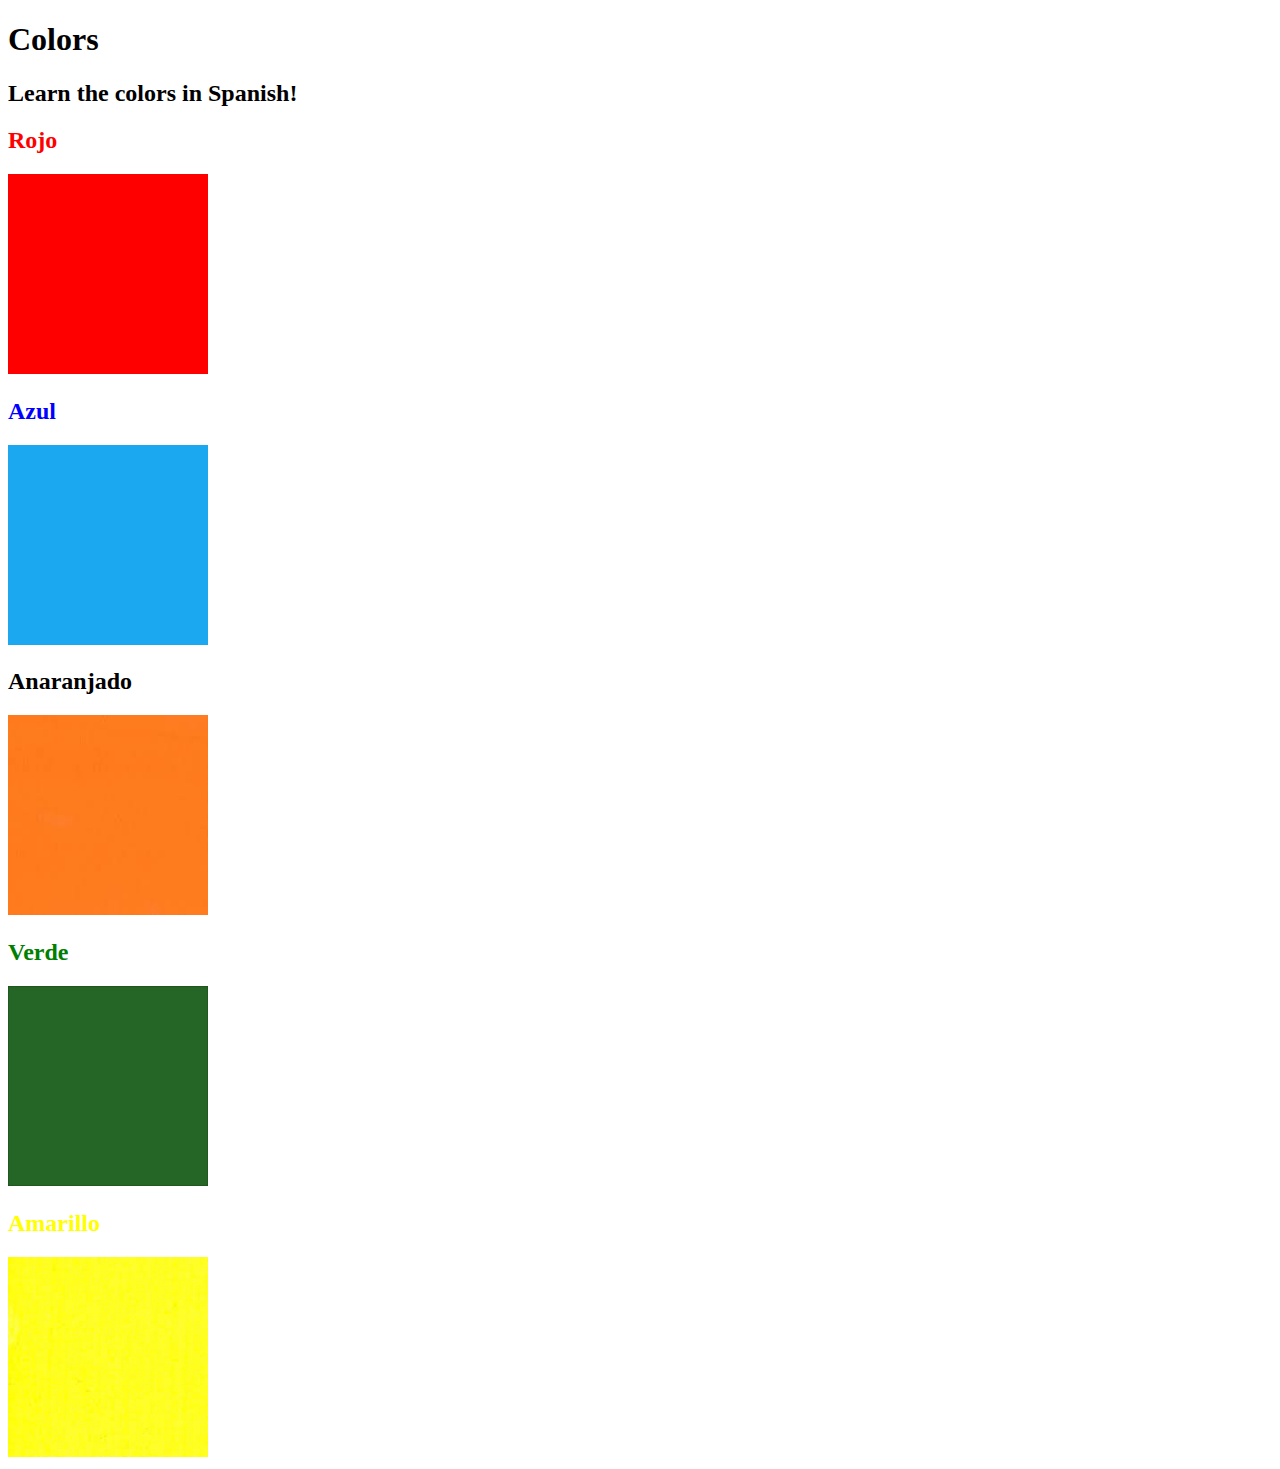
<file: CSS/Color+Vocab+Project/index.html>
<!DOCTYPE html>
<html lang="en">
  <head>
    <meta charset="UTF-8" />
    <title>Spanish Vocabulary</title>
    <link rel="stylesheet" href="./style.css" />
  </head>

  <body>
    <h1>Colors</h1>
    <h2>Learn the colors in Spanish!</h2>
    <h2 class="color-title" id="red">Rojo</h2>
    <img src="./assets/images/red.png" alt="red" />

    <h2 class="color-title" id="blue">Azul</h2>
    <img src="./assets/images/blue.png" alt="blue" />

    <h2 class="color-title" id="orange">Anaranjado</h2>
    <img src="./assets/images/orange.png" alt="orange" />

    <h2 class="color-title" id="green">Verde</h2>
    <img src="./assets/images/green.png" alt="green" />

    <h2 class="color-title" id="yellow">Amarillo</h2>
    <img src="./assets/images/yellow.png" alt="yellow" />
  </body>
</html>

<!-- 
TODOs
IMPORTANT: You should not need to make ANY CHANGES to index.html
All code should be written in your CSS file.

1. Create a CSS file and incorporate it as an external stylesheet.
2. Use CSS to style each of the color titles to meaning. 
Hint: Use the id to help if you don't know the words in spanish.
3. Use CSS to change all the color titles to have "font-weight: normal;"
4. Use CSS (not HTML) to make all the images 200px heigh and 200px wide. 
Hint: 
https://developer.mozilla.org/en-US/docs/Web/CSS/height
https://developer.mozilla.org/en-US/docs/Web/CSS/width
-->
</file>
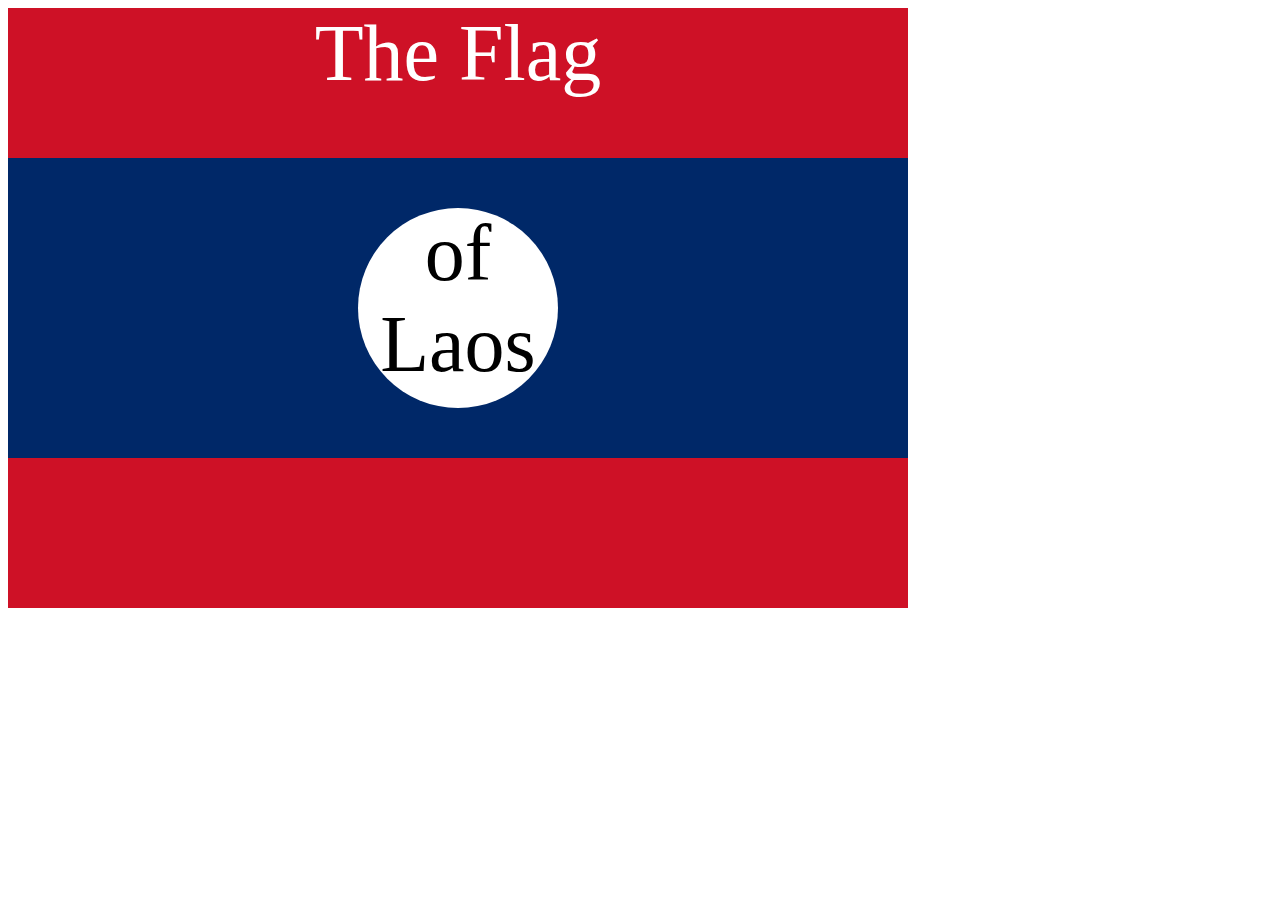
<file: CSS/CSS Flag Project/index.html>
<!DOCTYPE html>
<html lang="en">

<head>
  <meta charset="UTF-8">
  <title>CSS Flag Project</title>
  <style>
    /* Write your CSS Code here */
    /* *{
      background-color: black;
    } */
    .flag {
      width: 900px;
      height: 600px;
      position: relative;
      background-color: #CE1126;

    }

    .flag > div {
      background-color: #002868;
      height: 300px;
      width: 100%;
      position: absolute;
      top: 150px;
    }

    .flag > div > div {
      background-color: white;
      position: absolute;

      height: 200px;
      width: 200px;
      border-radius: 50%;
      top: 50px;
      left: 350px;
    }

    p {
      font-size: 5rem;
      color: white;
      text-align: center;
      padding: 0;
      margin: 0;
    }

    .flag>div div p {
      color: black;
    }
  </style>
</head>

<!-- 
  IMPORTANT! Do not change any HTML
Don't add any classes/ids/elements 
Use what you know about combining selectors 
and CSS specificity instead.
Hint 1: The flag is 900px by 600px and the circle is 200px by 200px.
Hint 2: You can use CSS inspection to get the colors from
https://appbrewery.github.io/flag-of-laos/
-->

<body>
  <div class="flag">
    <p>The Flag</p>
    <div>
      <div>
        <p>of Laos</p>
      </div>
    </div>
  </div>
</body>

</html>
</file>
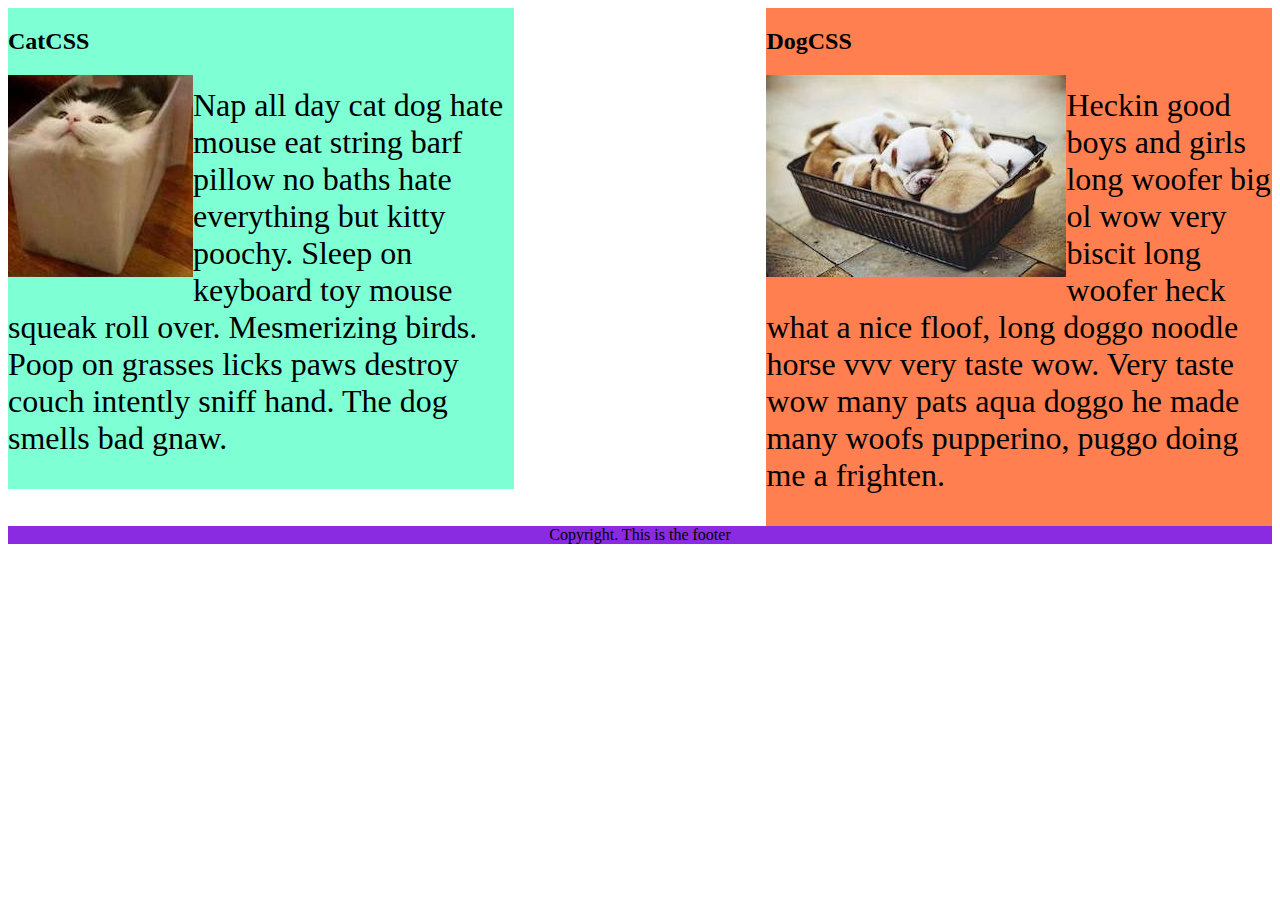
<file: CSS/CSS Float/index.html>
<!DOCTYPE html>
<html lang="en">

<!-- TODO
1. Make both paragraph elements wrap around the image.
2. Use Float to move the cat div to the left and the dog div to the right.
3. Use clear to make the footer go below both the cat and dog div. -->

<head>
  <meta charset="UTF-8">
  <title>CSS Float</title>
  <style>
    div {
      display: inline-block;
      width: 40%;
    }

    p {
      font-size: 2em;
    }

    .cat {
      float: left;
      background-color: aquamarine;
    }

    .dog {
      float: right;
      background-color: coral;
    }

    img{
      float: left;
    }
    footer {
      clear: both;
      text-align: center;
      background-color: blueviolet;
    }
  </style>
</head>

<body>
  <div class="cat">
    <h2>CatCSS</h2>

    <img src="cat.jpeg" alt="cat in a box" />
    <p class="first-paragraph">Nap all day cat dog hate mouse eat string barf pillow no baths hate everything but kitty
      poochy. Sleep on keyboard
      toy
      mouse squeak roll over. Mesmerizing birds. Poop on grasses licks paws destroy couch intently sniff hand. The dog
      smells
      bad gnaw.</p>
  </div>
  <div class="dog">
    <h2>DogCSS</h2>
    <img src="dog.jpeg" alt="dogs in a box" />
    <p class="second-paragraph">Heckin good boys and girls long woofer big ol wow very biscit long woofer heck what a
      nice
      floof, long doggo noodle
      horse vvv very taste wow. Very taste wow many pats aqua doggo he made many woofs pupperino, puggo doing me a
      frighten.</p>
  </div>

  <footer>Copyright. This is the footer</footer>
</body>

</html>
</file>
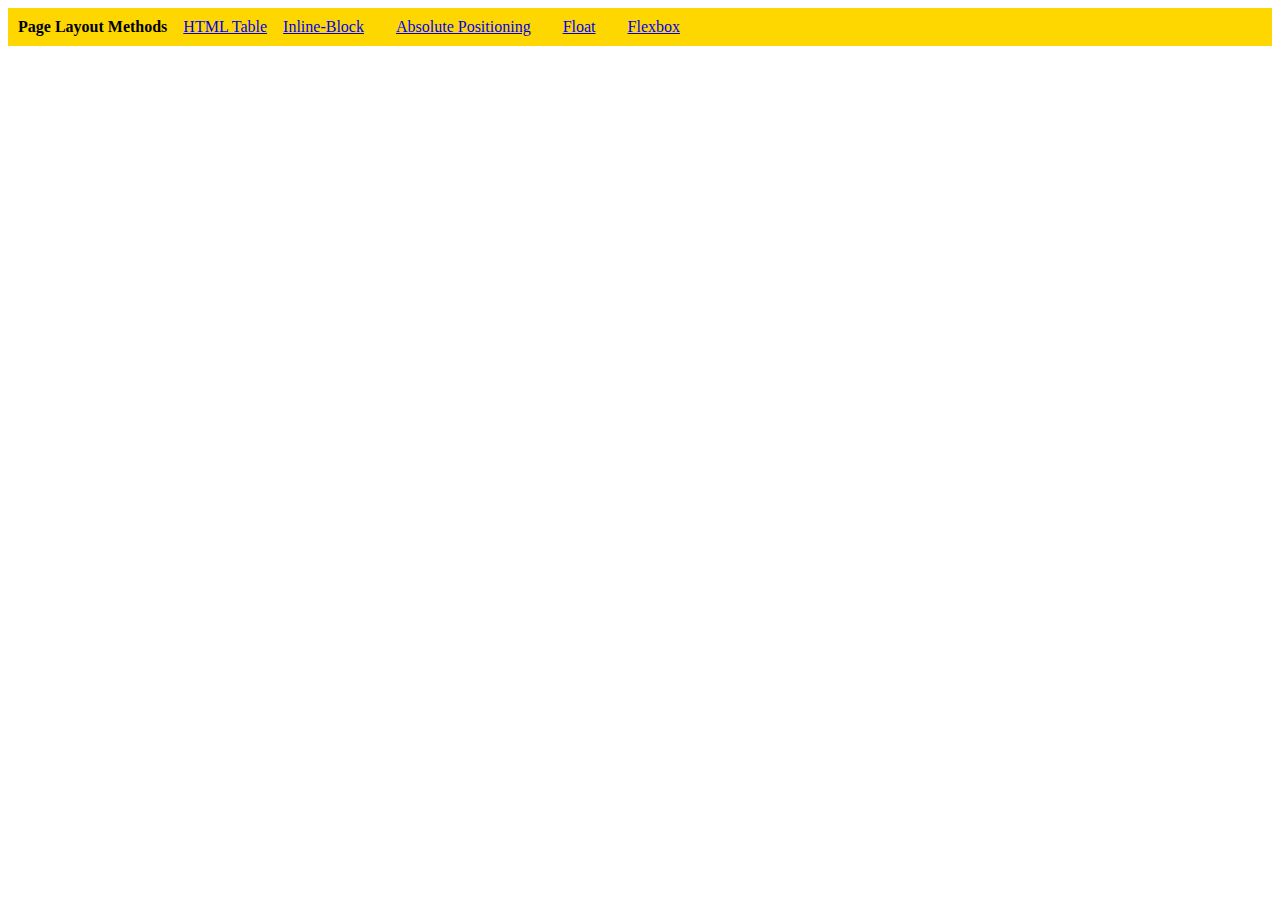
<file: CSS/Display Flex/index.html>
<!DOCTYPE html>
<html lang="en">

<head>
  <meta charset="UTF-8">
  <meta name="viewport" content="width=device-width, initial-scale=1.0">
  <title>Column Layout Methods</title>
  <style>
    p {
      padding: 0;
      margin: 0;
      font-weight: 700;
    }

    li {
      list-style: none;
    }

    .container {
      padding: 10px;
      background-color: gold;
      display: flex;
      gap: 1rem;
    }

  </style>
</head>

<body>
  <div class="container">
    <p>Page Layout Methods</p>

    <li><a href="./html-table.html">HTML Table</a></li>
    <li><a href="./inline-block.html">Inline-Block</li>
    <li><a href="./absolute-position.html">Absolute Positioning</li>
    <li><a href="./float.html">Float</li>
    <li><a href="./flex.html">Flexbox</li>

  </div>
</body>

</html>
</file>
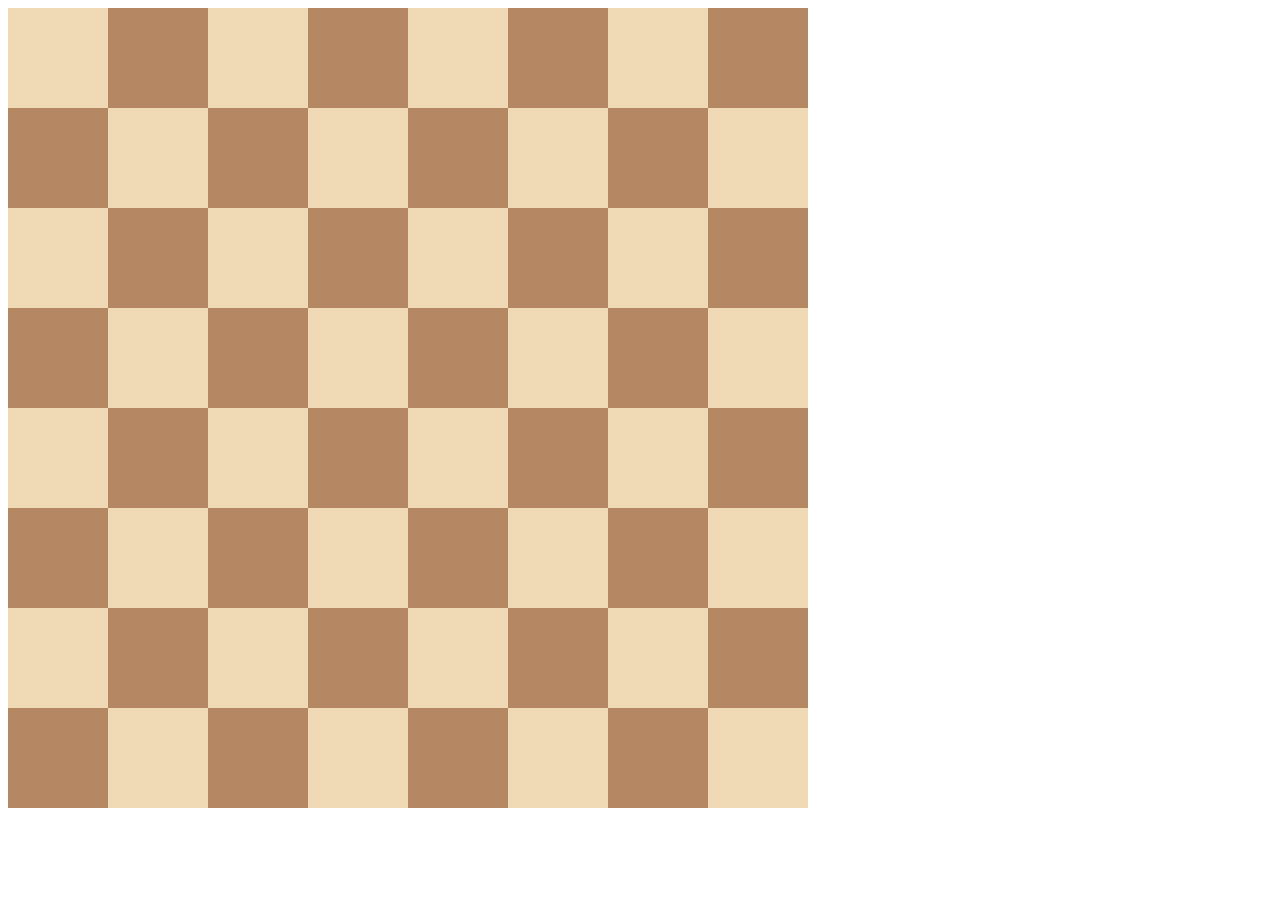
<file: CSS/Display Grid/index.html>
<!DOCTYPE html>
<html>

<head>
  <title>Chessboard</title>
  <style>
    .white{
      background-color: #f0d9b5;
      width: 100px;
      height: 100px;
    }
    .black{
      background-color: #b58863 ;
      width: 100px;
      height: 100px;
    }
    .container{
      width: 800px;
      /* height: 800px; */
      display: grid;
      grid-template-columns: 1fr 1fr 1fr 1fr 1fr 1fr 1fr 1fr;
      grid-template-rows: 1fr 1fr 1fr 1fr 1fr 1fr 1fr 1fr;
      gap: 0;
    }
    /* Write your code here */
    /* Each square should be 100px by 100px */
    /* My colours for white: #f0d9b5, black: #b58863 */
  </style>
</head>

<body>
  <div class="container">
    <div class="white"></div>
    <div class="black"></div>
    <div class="white"></div>
    <div class="black"></div>
    <div class="white"></div>
    <div class="black"></div>
    <div class="white"></div>
    <div class="black"></div>
    <div class="black"></div>
    <div class="white"></div>
    <div class="black"></div>
    <div class="white"></div>
    <div class="black"></div>
    <div class="white"></div>
    <div class="black"></div>
    <div class="white"></div>
    <div class="white"></div>
    <div class="black"></div>
    <div class="white"></div>
    <div class="black"></div>
    <div class="white"></div>
    <div class="black"></div>
    <div class="white"></div>
    <div class="black"></div>
    <div class="black"></div>
    <div class="white"></div>
    <div class="black"></div>
    <div class="white"></div>
    <div class="black"></div>
    <div class="white"></div>
    <div class="black"></div>
    <div class="white"></div>
    <div class="white"></div>
    <div class="black"></div>
    <div class="white"></div>
    <div class="black"></div>
    <div class="white"></div>
    <div class="black"></div>
    <div class="white"></div>
    <div class="black"></div>
    <div class="black"></div>
    <div class="white"></div>
    <div class="black"></div>
    <div class="white"></div>
    <div class="black"></div>
    <div class="white"></div>
    <div class="black"></div>
    <div class="white"></div>
    <div class="white"></div>
    <div class="black"></div>
    <div class="white"></div>
    <div class="black"></div>
    <div class="white"></div>
    <div class="black"></div>
    <div class="white"></div>
    <div class="black"></div>
    <div class="black"></div>
    <div class="white"></div>
    <div class="black"></div>
    <div class="white"></div>
    <div class="black"></div>
    <div class="white"></div>
    <div class="black"></div>
    <div class="white"></div>
  </div>
</body>

</html>
</file>
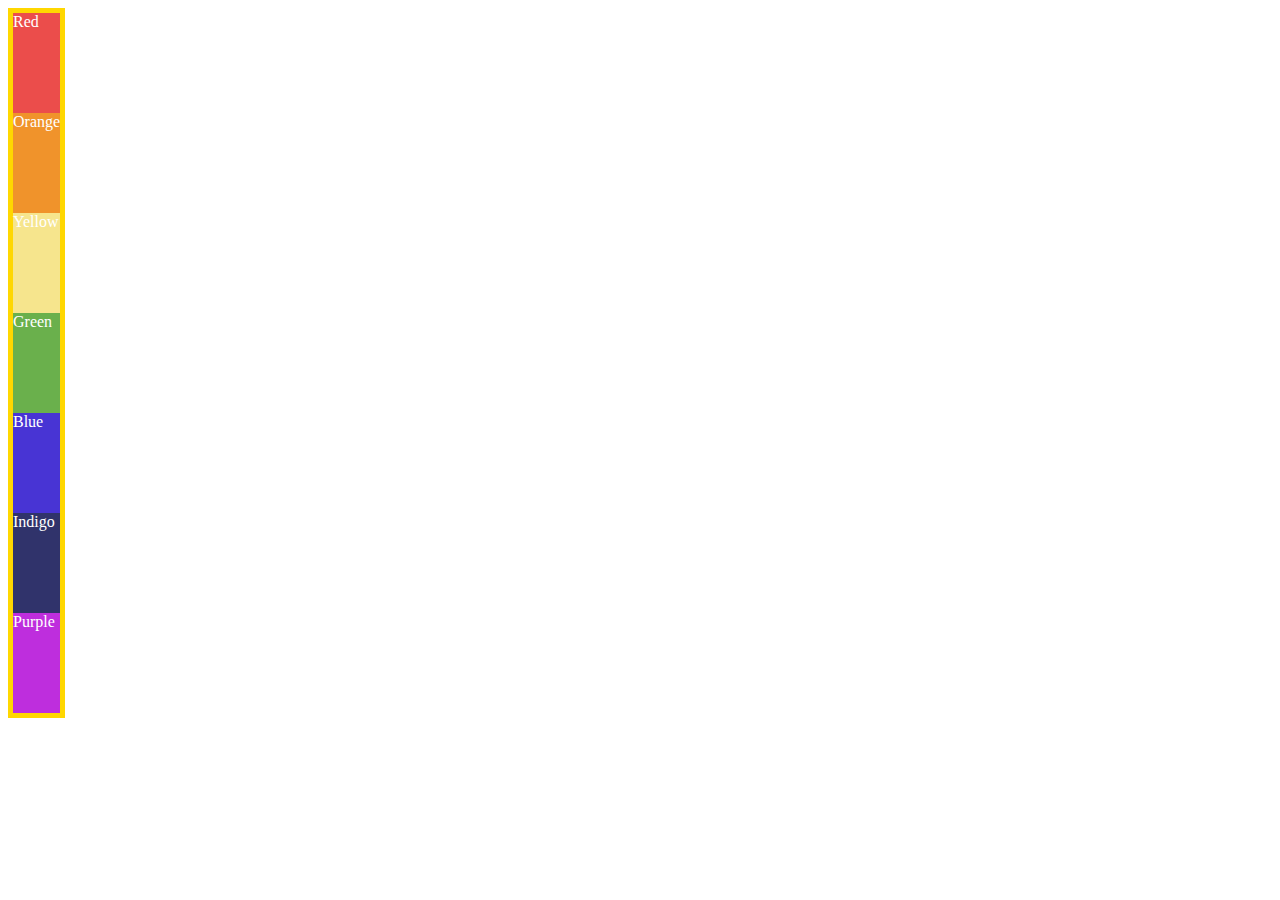
<file: CSS/Flex Direction/index.html>
<!DOCTYPE html>
<html lang="en">

<head>
  <meta charset="UTF-8">
  <meta name="viewport" content="width=device-width, initial-scale=1.0">
  <title>Flex Direction</title>
  <!-- HINT:
  https://developer.mozilla.org/en-US/docs/Web/CSS/Universal_selectors
  https://developer.mozilla.org/en-US/docs/Learn/CSS/Building_blocks/Selectors/Combinators 
  -->
  <style>
    .container {
      color: white;
      border: 5px solid gold;
      display: inline-flex;
      flex-direction: column;
    }

    /*
Select all the elements that are the direct
children of the .container class.
    */
    .container>*{
      flex-basis: 100px;
    }

    .red {background-color: #eb4d4b;}
    .orange {background-color: #f0932b;}
    .yellow {background-color: #f6e58d;}
    .green {background-color: #6ab04c;}
    .blue {background-color: #4834d4;}
    .indigo {background-color: #30336b;}
    .purple {background-color: #be2edd;}
  </style>
</head>

<body>
  <div class="container">
    <div class="red">Red</div>
    <div class="orange">Orange</div>
    <div class="yellow">Yellow</div>
    <div class="green">Green</div>
    <div class="blue">Blue</div>
    <div class="indigo">Indigo</div>
    <div class="purple">Purple</div>
  </div>
  
</body>

</html>
</file>
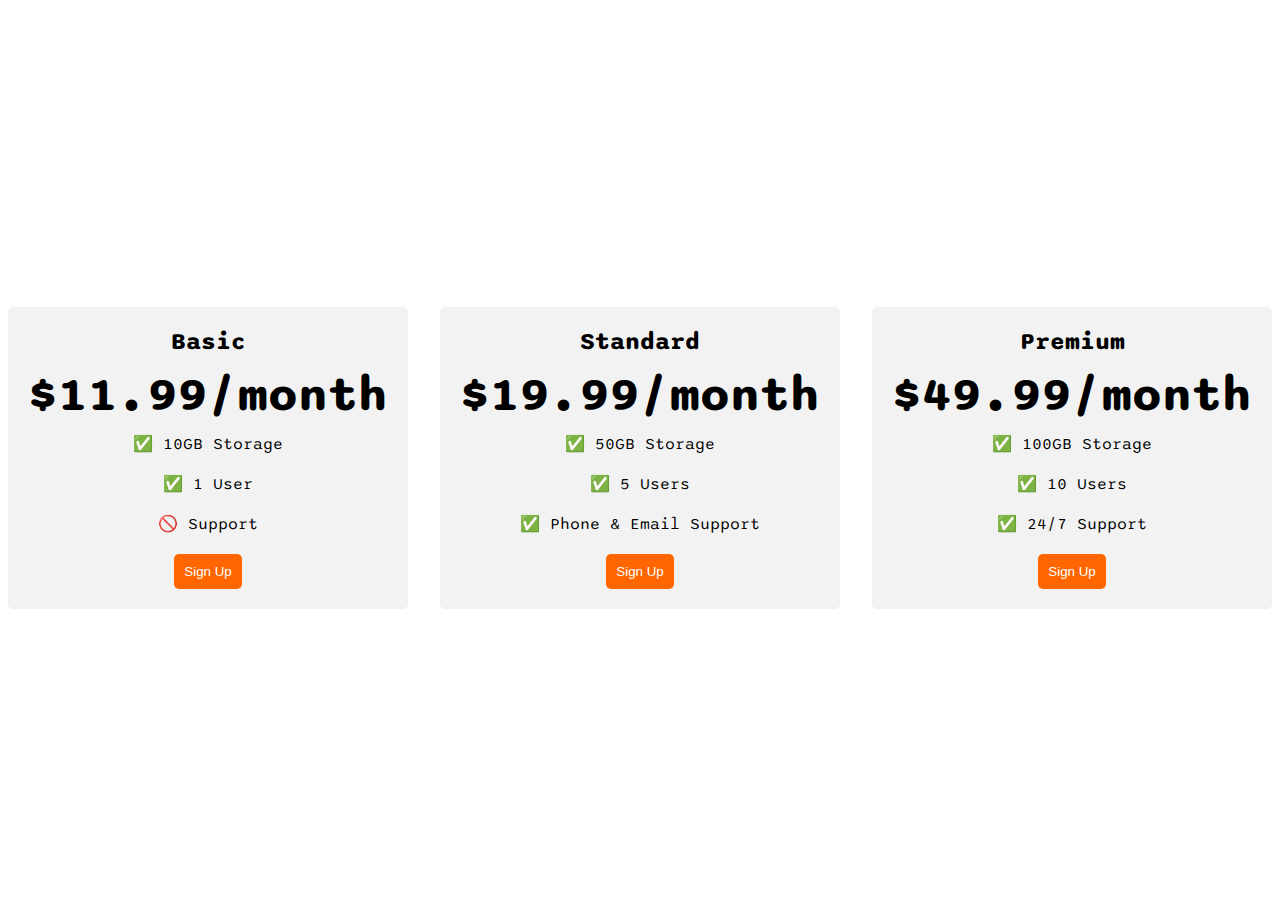
<file: CSS/Flexbox+Pricing+Table+Project/index.html>
<!DOCTYPE html>
<html>

<head>
  <title>Flexbox Pricing Table</title>
  <link rel="preconnect" href="https://fonts.googleapis.com">
  <link rel="preconnect" href="https://fonts.gstatic.com" crossorigin>
  <link href="https://fonts.googleapis.com/css2?family=Sono:wght@400;700&display=swap" rel="stylesheet">
  <style>
    body {
      font-family: 'Sono', sans-serif;
    }

    .pricing-container {
      display: flex;
      justify-content: center;
      align-items: center;
      height: 100vh;
      gap: 2rem;
    }

    .pricing-plan {
      flex: 1;
      max-width: 400px;
      padding: 20px;
      background-color: #f2f2f2;
      border-radius: 5px;
      text-align: center;
    }

    .plan-title {
      font-size: 24px;
      font-weight: bold;
      margin-bottom: 10px;
    }

    .plan-price {
      font-size: 48px;
      font-weight: bold;
      margin-bottom: 10px;
    }

    .plan-features {
      list-style: none;
      padding: 0;
      margin: 0;
    }

    .plan-features li {
      margin-bottom: 20px;
    }

    .plan-button {
      padding: 10px;
      background-color: #ff6600;
      color: #fff;
      border-radius: 5px;
      border: none;
    }

    @media (max-width: 1250px) {
      .pricing-container {
        flex-direction: column;
        height: 100%;
      }
    }
  </style>
</head>

<body>
  <div class="pricing-container">
    <div class="pricing-plan">
      <div class="plan-title">Basic</div>
      <div class="plan-price">$11.99/month</div>
      <ul class="plan-features">
        <li>✅ 10GB Storage</li>
        <li>✅ 1 User</li>
        <li>🚫 Support</li>
      </ul>
      <button class="plan-button">Sign Up</a>
    </div>
    <div class="pricing-plan">
      <div class="plan-title">Standard</div>
      <div class="plan-price">$19.99/month</div>
      <ul class="plan-features">
        <li>✅ 50GB Storage</li>
        <li>✅ 5 Users</li>
        <li>✅ Phone &amp; Email Support</li>
      </ul>
      <button class="plan-button">Sign Up</a>
    </div>
    <div class="pricing-plan">
      <div class="plan-title">Premium</div>
      <div class="plan-price">$49.99/month</div>
      <ul class="plan-features">
        <li>✅ 100GB Storage</li>
        <li>✅ 10 Users</li>
        <li>✅ 24/7 Support</li>
      </ul>
      <button class="plan-button">Sign Up</a>
    </div>
  </div>

</body>

</html>
</file>
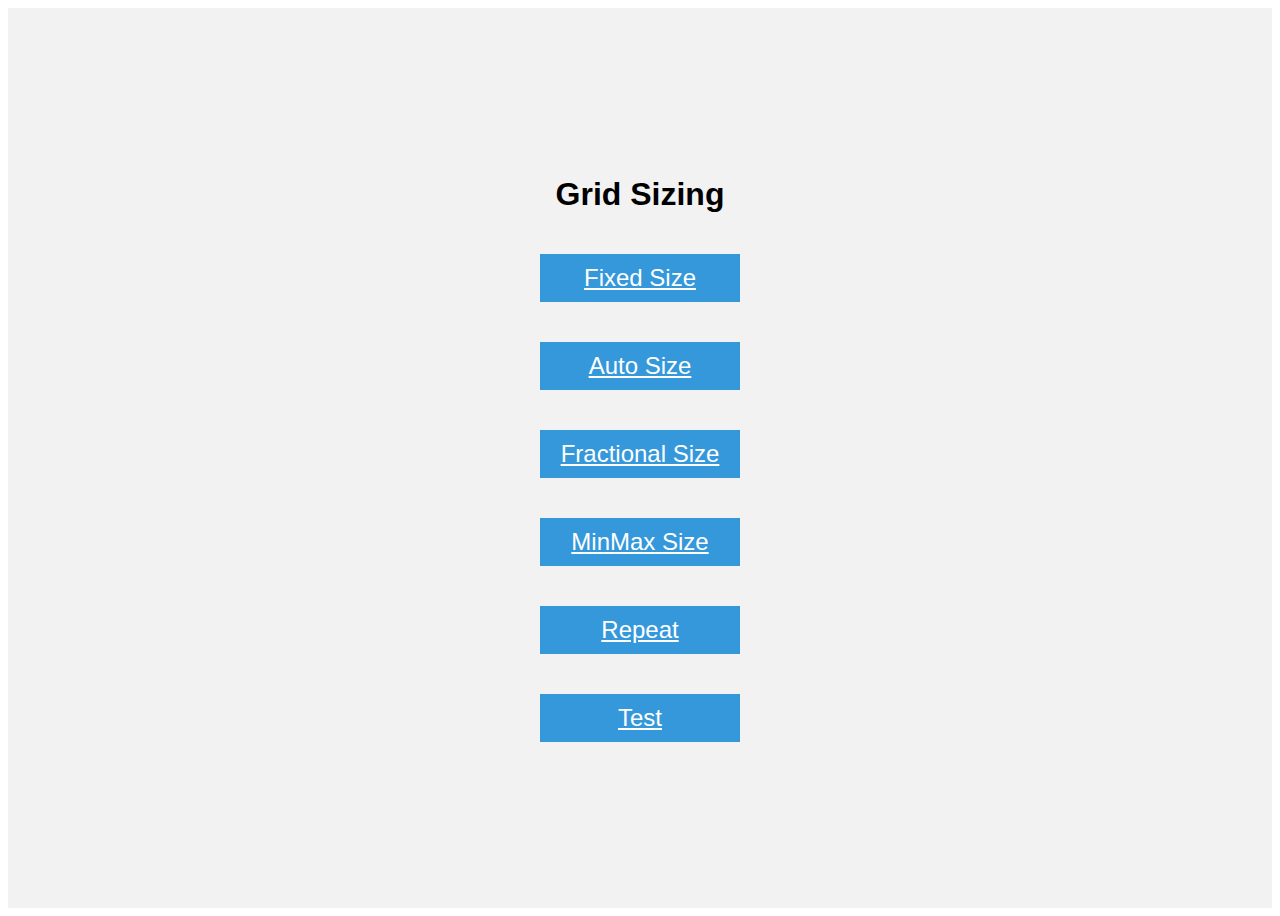
<file: CSS/Grid Sizing/index.html>
<!DOCTYPE html>
<html lang="en">

<head>
  <meta charset="UTF-8">
  <meta name="google" content="notranslate">
  <meta name="viewport" content="width=device-width, initial-scale=1.0">
  <title>Grid Fundamentals</title>
  <style>
    body {
      font-family: sans-serif;
    }

    .container {
      display: flex;
      justify-content: center;
      align-items: center;
      flex-direction: column;
      height: 100vh;
      background-color: #f2f2f2;
    }

    .item {
      width: 200px;
      margin: 20px;
      background-color: #3498db;
      color: #fff;
      text-align: center;
      line-height: 2;
      font-size: 24px;
    }
  </style>
</head>

<body>
  <div class="container">
    <h1>Grid Sizing</h1>
    <a class="item" href="./fixed-size.html">Fixed Size</a>
    <a class="item" href="./auto-size.html">Auto Size</a>
    <a class="item" href="./fractional-size.html">Fractional Size</a>
    <a class="item" href="./minmax-size.html">MinMax Size</a>
    <a class="item" href="./repeat.html">Repeat</a>
    <a class="item" href="./test.html">Test</a>


  </div>
</body>

</html>
</file>
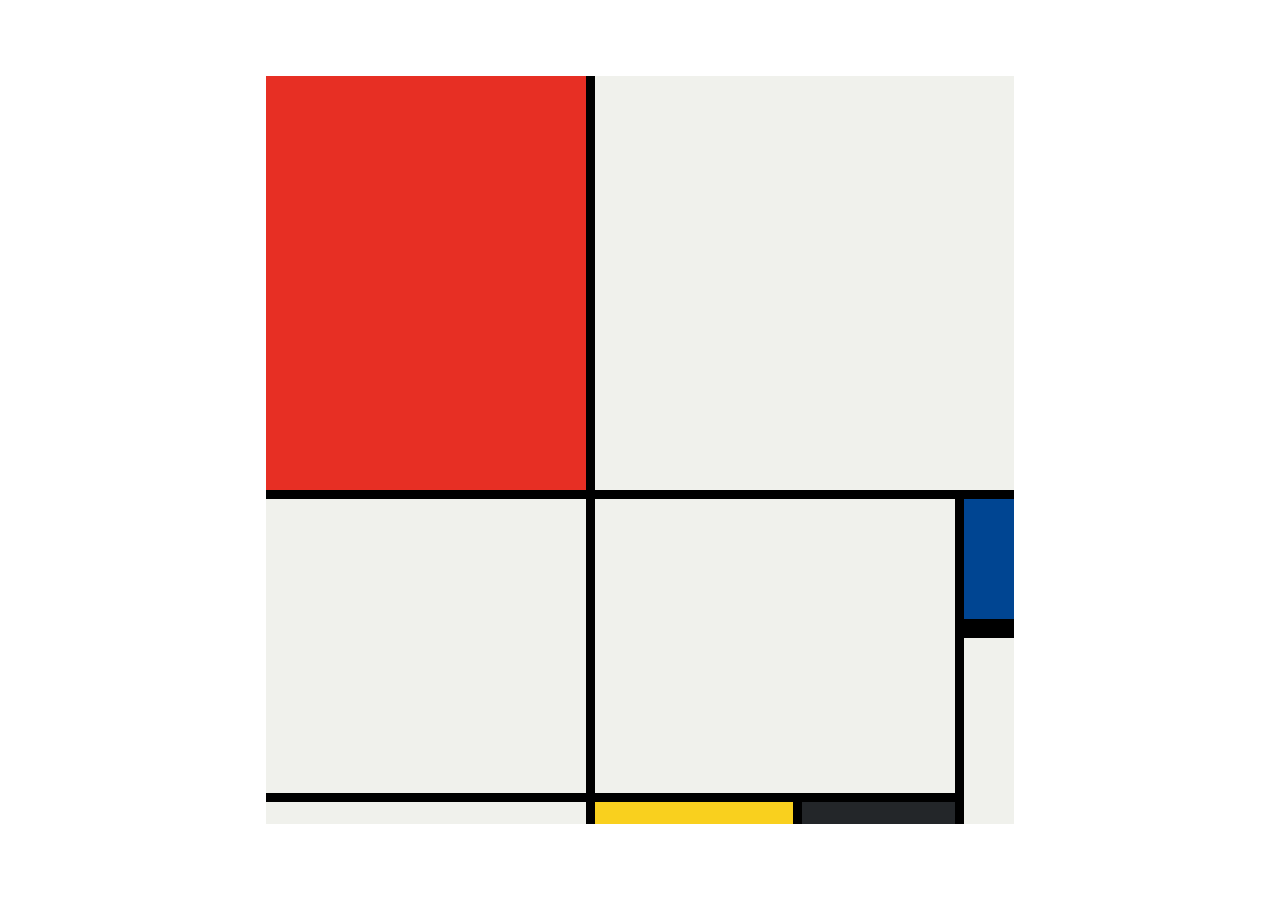
<file: CSS/Mondrian Project/index.html>
<!DOCTYPE html>
<html lang="en">

<head>
  <meta charset="UTF-8">
  <meta name="viewport" content="width=device-width, initial-scale=1.0">
  <title>Mondrian Project</title>
  <style>
    body {
      display: flex;
      justify-content: center;
      align-items: center;
      height: 100vh;
      margin: 0;
      padding: 0;
    }

    .container {
      height: 748px;
      width: 748px;
      display: grid;
      background-color: #000;
      grid-template-columns: 320px 198px 153px 50px;
      grid-template-rows: 414px 130px 155px 22px;
      gap: 9px;
    }

    .item {
      background-color: #F0F1EC;
    }

    .red {
      background-color: #E72F24;
    }

    .white1 {
      grid-column: span 3;
    }

    .white2 {
      grid-row: span 2;
    }

    .white3 {
      grid-area: 2 / 2 / 4 /4
    }

    .blue {
      background-color: #004592;
      border-bottom: 10px solid #000;
    }

    .white4 {
      grid-row: span 2;
    }

    .yellow {
      background-color: #F9D01E;
    }

    .black {
      background-color: #232629;
    }
    /* 
    Write your CSS here 
    Gap Colour: #000
    White: #F0F1EC
    Red: #E72F24
    Black: #232629
    Blue: #004592
    Yellow: #F9D01E

    For dimensions, see dimensions.png image.
    HINT: Remember you can't change the properties of grid lines.
    But grid lines are transparent!
    */
  </style>
</head>

<body>
  <!-- Write your HTML here -->
  <div class="container">
    <div class="item red"></div>
    <div class="item white1"></div>
    <div class="item white2"></div>
    <div class="item white3"></div>

    <div class="item blue"></div>
    <div class="item white4"></div>

    <div class="item"></div>
    <div class="item yellow"></div>
    <div class="item black"></div>
  </div>
</body>

</html>
</file>
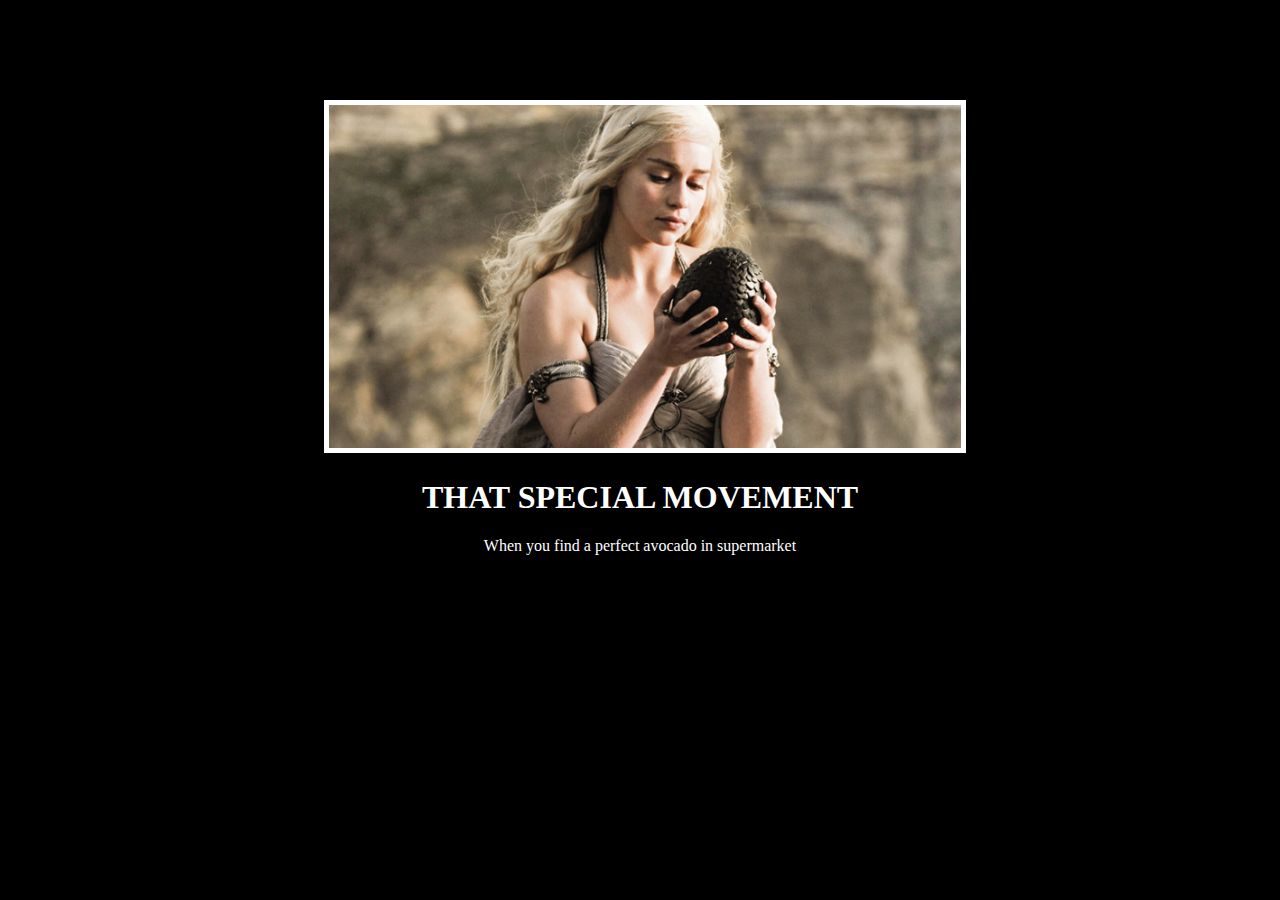
<file: CSS/Motivation Meme Project/index.html>
<!DOCTYPE html>
<html lang="en">
<head>
  <meta charset="UTF-8">
  <meta name="viewport" content="width=device-width, initial-scale=1.0">
  <link rel="stylesheet" href="style.css">
  <link rel="preconnect" href="https://fonts.googleapis.com">
  <link rel="preconnect" href="https://fonts.gstatic.com" crossorigin>
  <link href="https://fonts.google.com/share?selection.family=Libre+Baskerville:ital,wght@0,400;0,700;1,400" rel="stylesheet">
  <title>Motivational</title>
</head>
<body>
  <div id="daenerys_targaryen">
    <img src="./assets/images/daenerys.jpeg"alt="daenerys targaryen">
    <h1>that special movement</h1>
    <p>When you find a perfect avocado in supermarket</p>
  </div>
</body>
</html>

<!-- 
  TODO: Create a motivational post website.
Style it how ever you like. 
Look at the goal image for inspiration.
But it must have the following features:
1. The main h1 text should be using the Regular Libre Baskerville Font from Google Fonts:
  https://fonts.google.com/specimen/Libre+Baskerville
2. The text should be white and background black.
3. Add your own image into the images folder inside assets. It should have a 5px white border.
4. The text should be center aligned.
5. Create a div to contain the h1, p and img elements. Adjust the margins so that the image and text are centered on the page. 
  Hint: You horizontally center a div by giving it a width of 50% and a margin-left of 25%.
  Hint: Set the image to have a width of 100% so it fills the div. 
6. Read about the text-transform property on MDN docs to make the h1 uppercase with CSS.
  https://developer.mozilla.org/en-US/docs/Web/CSS/text-transform 
-->
</file>
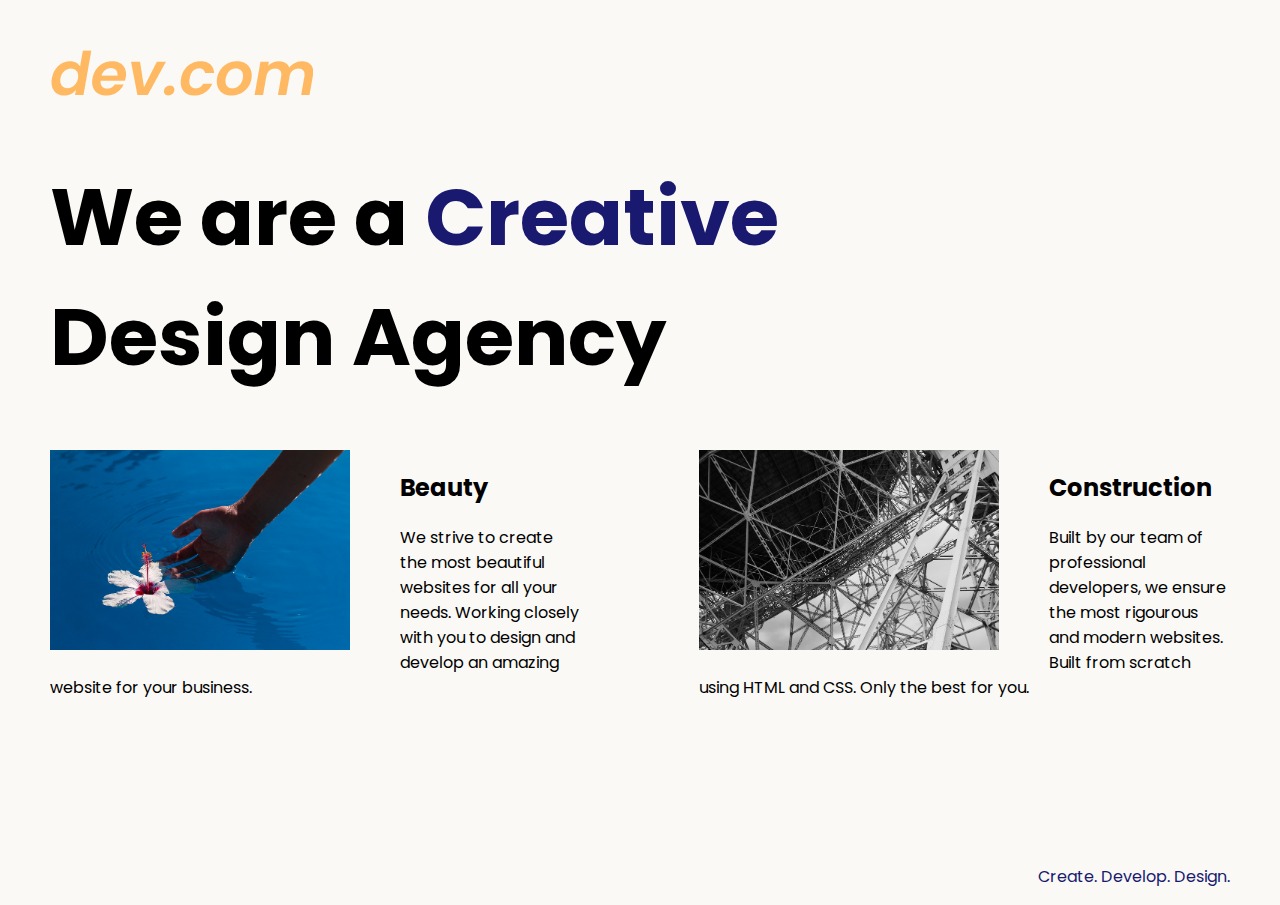
<file: CSS/Web Design Agency Project/index.html>
<!DOCTYPE html>
<html lang="en">

<head>
  <meta charset="UTF-8">
  <meta name="viewport" content="width=device-width, initial-scale=1.0">
  <title>Agency</title>
  <link rel="stylesheet" href="./style.css">
  <link rel="preconnect" href="https://fonts.googleapis.com">
  <link rel="preconnect" href="https://fonts.gstatic.com" crossorigin>
  <link href="https://fonts.googleapis.com/css2?family=Poppins:wght@400;700&display=swap" rel="stylesheet">
</head>

<body>
  <div class="main">
    <img class="logo" src="./assets/images/logo.png" alt="logo">
    <h1>We are a <span class="creative">Creative</span><br> Design Agency</h1>
    
    <div class="left card"><img class="tile-image" src="./assets/images/beautiful.jpg" alt="hand and flower in water">
      <h2 class="card-title">Beauty</h2>
      <p class="card-text">We strive to create the most beautiful websites for all your needs. Working closely with you
        to
        design and
        develop an amazing website for your business.</p>
    </div>

    <div class="right card"><img class="tile-image" src="./assets/images/construction.jpg" alt="metal structure">
      <h2 class="card-title">Construction</h2>
      <p>Built by our team of professional developers, we ensure the most rigourous and modern websites. Built from
        scratch using HTML and CSS. Only the best for you.</p>
    </div>

  </div>
  <footer>
    <p>Create. Develop. Design.</p>
  </footer>
</body>

</html>
</file>
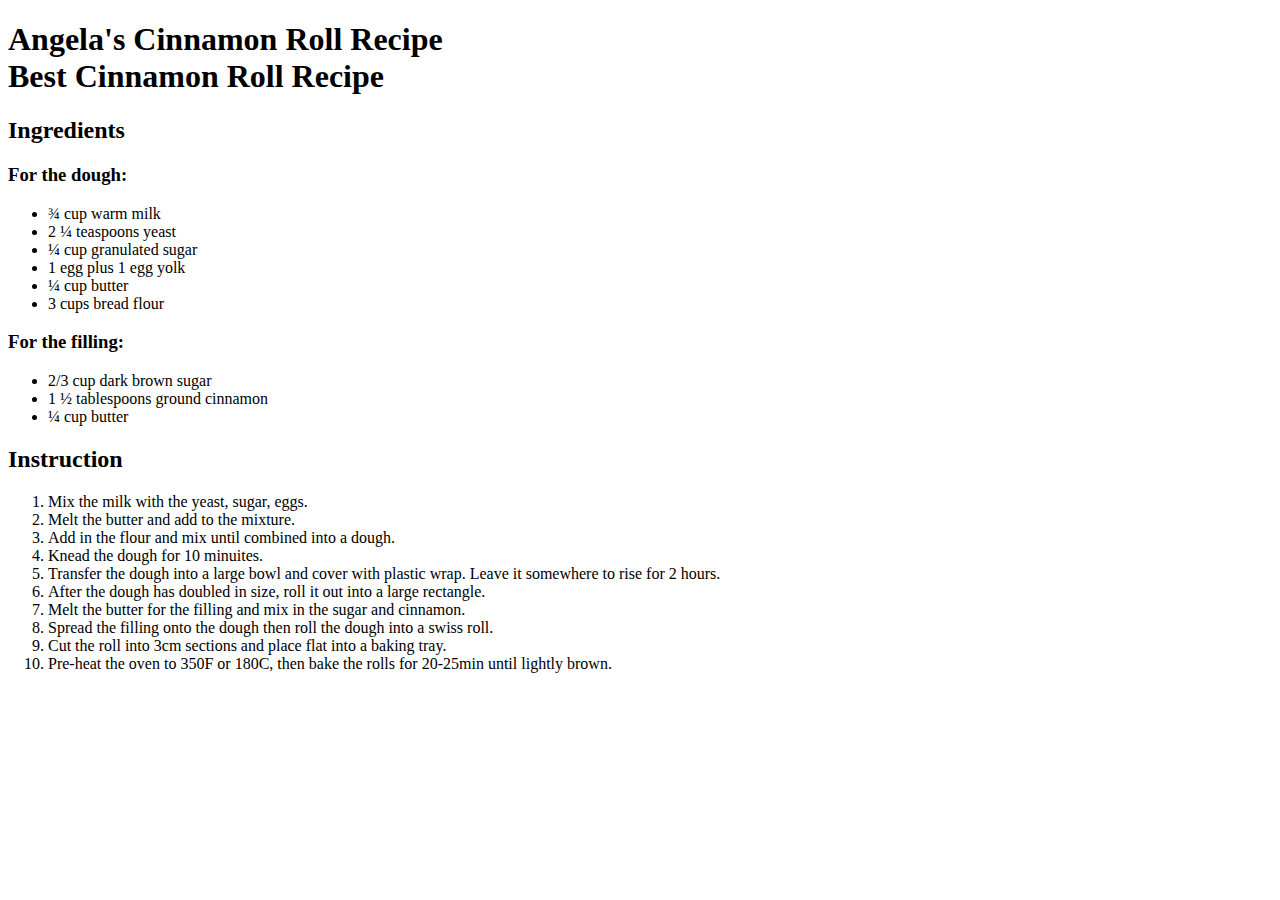
<file: HTML/list in html/index.html>
<!DOCTYPE html>
<html lang="en">
<head>
    <meta charset="UTF-8">
    <meta name="viewport" content="width=device-width, initial-scale=1.0">
    <title>Document</title>
</head>
<body>
    <h1><b>Angela's Cinnamon Roll Recipe<br>Best Cinnamon Roll Recipe</b></h1>
    <h2><b>Ingredients</b></h2>
    <h3><b>For the dough:</b></h3>
    <ul>
        <li>¾ cup warm milk</li>    
        <li>2 ¼ teaspoons yeast </li>
        <li>¼ cup granulated sugar</li>
        <li>1 egg plus 1 egg yolk</li>
        <li>¼ cup butter</li>
        <li>3 cups bread flour</li>
    </ul>
    <h3><b>For the filling:</b></h3>
    <ul>
        <li>2/3 cup dark brown sugar </li>    
        <li>1 ½ tablespoons ground cinnamon</li>
        <li>¼ cup butter</li>
    </ul>
    <h2>Instruction</h2>
    <ol>
        <li>Mix the milk with the yeast, sugar, eggs.</li>
        <li>Melt the butter and add to the mixture.</li>
        <li>Add in the flour and mix until combined into a dough.</li>
        <li>Knead the dough for 10 minuites. </li>
        <li>Transfer the dough into a large bowl and cover with plastic wrap. Leave it somewhere to rise for 2 hours.
        </li>
        <li>After the dough has doubled in size, roll it out into a large rectangle. 
        </li>
        <li>Melt the butter for the filling and mix in the sugar and cinnamon.
        </li>
        <li>Spread the filling onto the dough then roll the dough into a swiss roll. 
        </li>
        <li>Cut the roll into 3cm sections and place flat into a baking tray.
        </li>
        <li>Pre-heat the oven to 350F or 180C, then bake the rolls for 20-25min until lightly brown. </li>
    </ol>
</body>
</html>
</file>
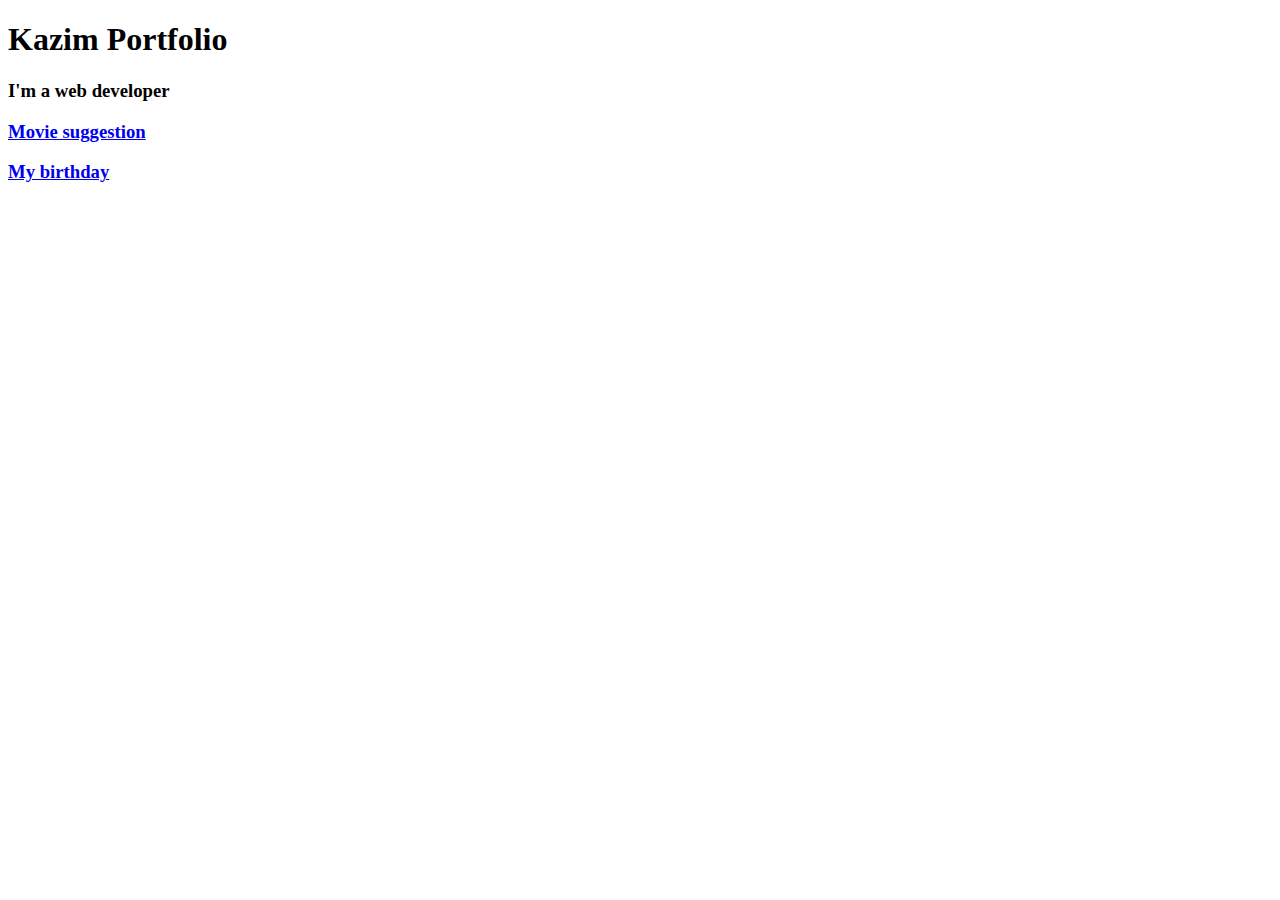
<file: HTML/Portfolio/index.html>
<!-- TODO 1: Create the HTML Boilerplate -->
<!DOCTYPE html>
<html lang="en">
<head>
    <meta charset="UTF-8">
    <meta name="viewport" content="width=device-width, initial-scale=1.0">
    <title>My Portfolio</title>
</head>
<body>
    <h1>Kazim Portfolio</h1>
    <h3>I'm a web developer</h3>
<!-- TODO 2: Add Your previous projects' HTML into the public folder -->
    <h3><a href="/HTML/Movie_ranking.html">Movie suggestion</a></h3>
    <h3><a href="/HTML/Portfolio/birtday_invite.html">My birthday</a></h3>
    
<!-- TODO 3: Take screenshots of your project previews and add the images to the images folder -->

<!-- TODO 4: Add titles/subtitles etc. -->

<!-- TODO 5: Add a link to the project pages -->

<!-- TODO 6: Add images to show the project previews
HINT for TODO 6: You can use the height attribute set to 200 to make the image smaller:
https://developer.mozilla.org/en-US/docs/Web/HTML/Element/img#attr-height -->

<!-- TODO 7: Add the Contact Me and About Me page links -->
</body>
</html>
</file>
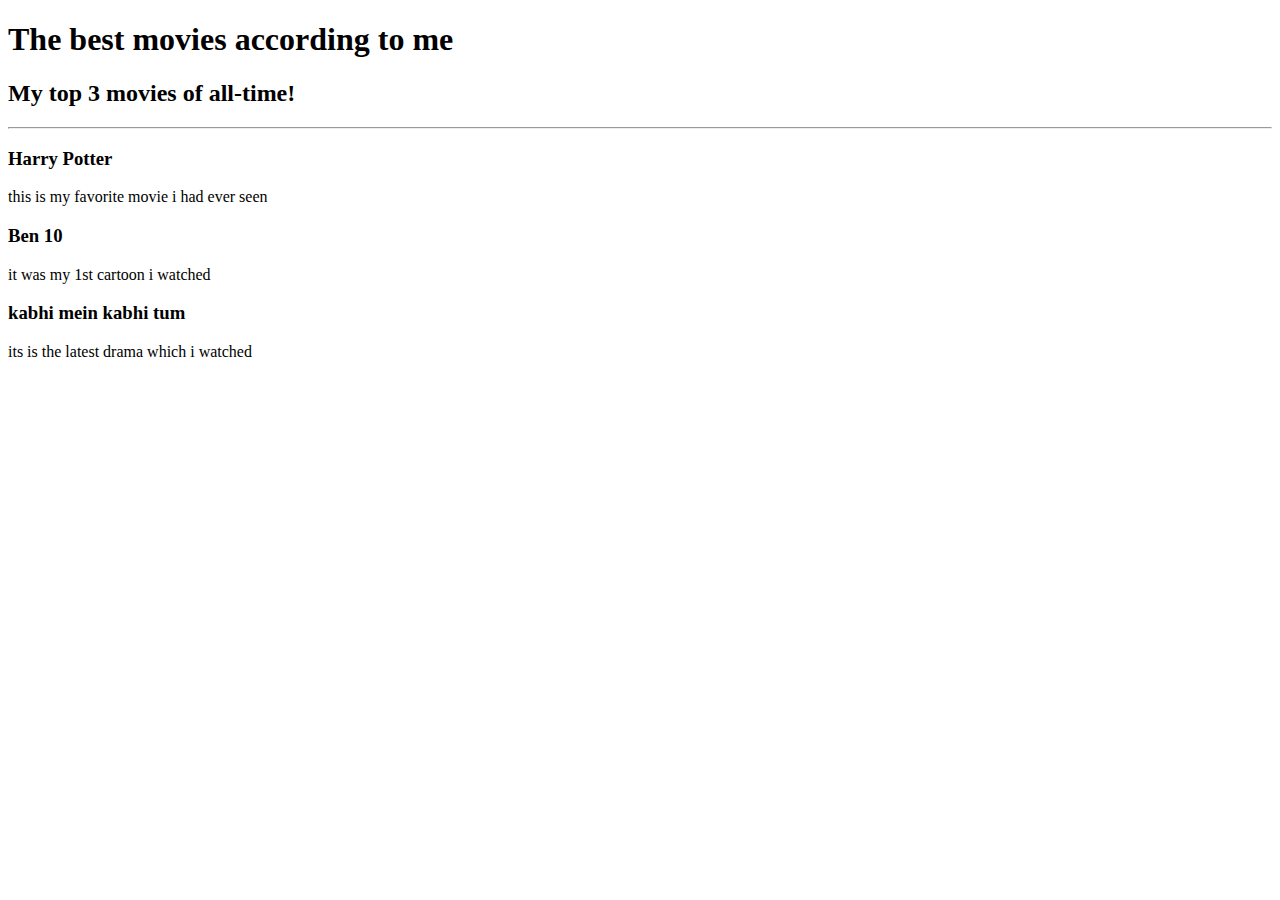
<file: HTML/Movie_ranking.html>
<!DOCTYPE html>
<html lang="en">
<head>
    <meta charset="UTF-8">
    <meta name="viewport" content="width=device-width, initial-scale=1.0">
    <title>Movie Ranking</title>
</head>
<body>
    <h1><b>The best movies according to me</b></h1>
    <h2><b>My top 3 movies of all-time!</b></h2>
    <hr>
    <h3>Harry Potter</h3>
    <p>this is my favorite movie i had ever seen</p>
    <h3>Ben 10</h3>
    <p>it was my 1st cartoon i watched</p>
    <h3>kabhi mein kabhi tum</h3>
    <p>its is the latest drama which i watched</p>



</body>
</html>
</file>
<file: CSS/Color+Vocab+Project/style.css>
img{
    width: 200px;
    height: 200px;
}
#red{
    color: red;
}
#blue{
    color: blue;
}
#green{
    color: green
}
#yellow{
    color: yellow;
}
</file>
<file: CSS/Motivation Meme Project/style.css>
*{
    background-color: black;
    font-family: "Libre Baskerville", serif;
    text-align: center;
}
h1{
    text-transform: uppercase;
}
img{
    border: 5px solid white;
    width: 100%;
}
#daenerys_targaryen{
    width: 50%;
    margin-left: 25%;
    margin-top: 100px;
    color: white;
}
</file>
<file: CSS/Web Design Agency Project/style.css>
body {
  font-family: "Poppins", sans-serif;
  margin: 50px 50px 0 50px;
  background-color: #faf9f6;
  display: flex;
  flex-direction: column;
  min-height: 95vh;
}
.main {
  flex: 1;
}

h1 {
  font-size: 5rem;
}

footer {
  text-align: right;
  color: midnightblue;
}

.tile-image {
  height: 200px;
  float: left;
  margin-right: 50px;
}

.card {
  width: 45%;
}

.left {
  float: left;
}

.right {
  float: right;
}

.creative {
  color: midnightblue;
}

@media (max-width: 680px) {
  .logo {
    width: 100px;
  }

  h1 {
    font-size: 3.5rem;
    text-align: center;
  }

  .card {
    width: 100%;
    display: block;
    margin-bottom: 30px;
    text-align: justify;
  }

  .card img {
    margin-bottom: 10px;
    width: 100%;
    display: inline;
    object-fit: cover;
  }
}
</file>
